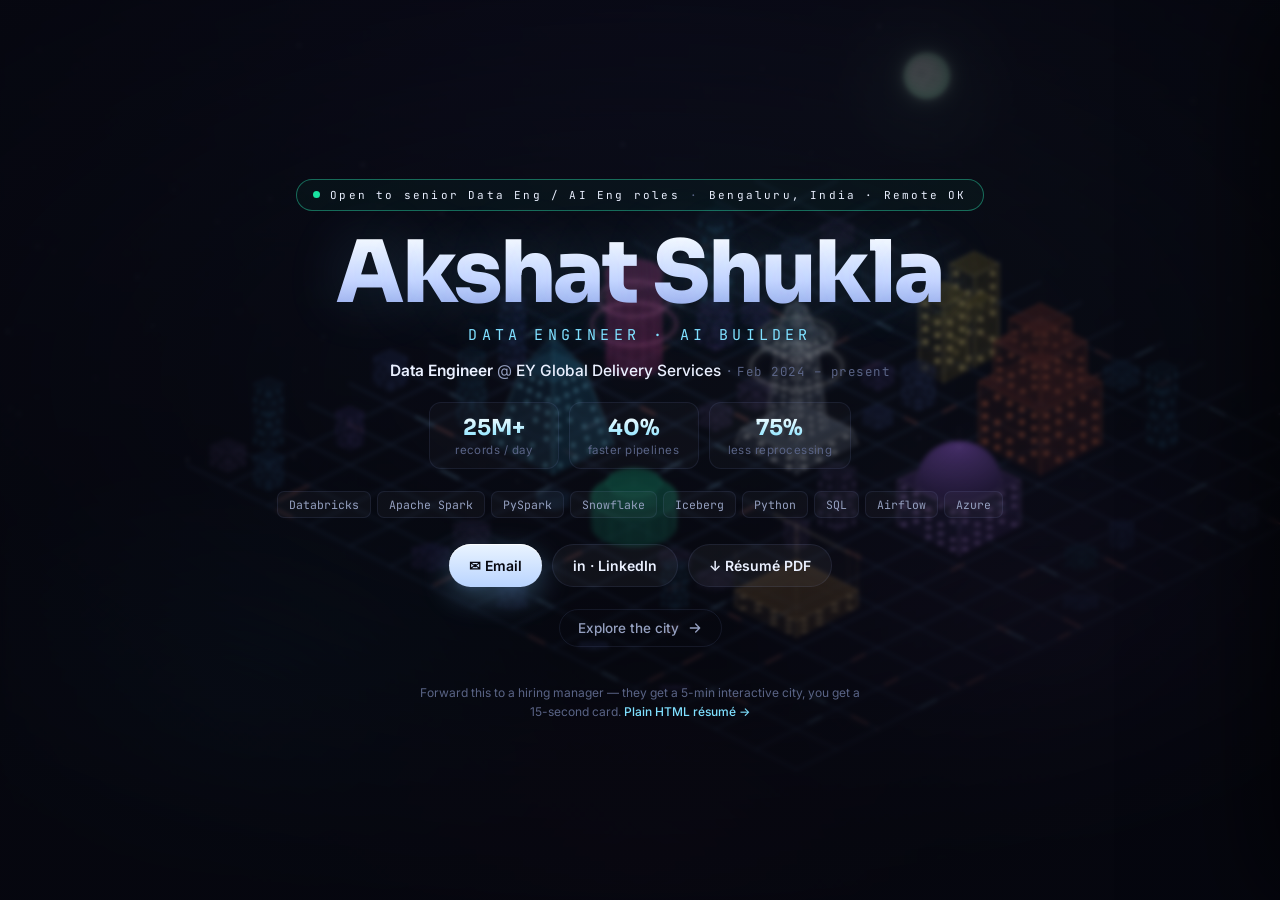
<file: index.html>
<!DOCTYPE html>
<html lang="en">
<head>
  <meta charset="UTF-8" />
  <meta name="viewport" content="width=device-width, initial-scale=1, viewport-fit=cover" />
  <title>Akshat Shukla — Data Engineer · AI Builder</title>
  <meta name="description" content="Building cities powered by data. An interactive data city portfolio — Databricks, Snowflake, AI agents, and the platforms in between." />
  <meta name="author" content="Akshat Shukla" />
  <meta name="theme-color" content="#06070f" />

  <!-- Open Graph (LinkedIn, Slack, iMessage previews) -->
  <meta property="og:type" content="website" />
  <meta property="og:site_name" content="Data City" />
  <meta property="og:title" content="Akshat Shukla — Data Engineer · AI Builder" />
  <meta property="og:description" content="Building cities powered by data. An interactive data-engineer portfolio rendered as a futuristic city." />
  <meta property="og:url" content="https://data-city.vercel.app/" />
  <meta property="og:image" content="https://data-city.vercel.app/assets/og.png" />
  <meta property="og:image:width" content="1200" />
  <meta property="og:image:height" content="630" />
  <meta property="og:image:alt" content="An isometric neon data city skyline above the name Akshat Shukla, Data Engineer · AI Builder." />

  <!-- Twitter / X cards -->
  <meta name="twitter:card" content="summary_large_image" />
  <meta name="twitter:title" content="Akshat Shukla — Data Engineer · AI Builder" />
  <meta name="twitter:description" content="Building cities powered by data. An interactive data-engineer portfolio rendered as a futuristic city." />
  <meta name="twitter:image" content="https://data-city.vercel.app/assets/og.png" />

  <link rel="icon" href="data:image/svg+xml,%3Csvg xmlns='http://www.w3.org/2000/svg' viewBox='0 0 16 16'%3E%3Crect width='12' height='12' x='2' y='2' rx='3' fill='%237fe0ff'/%3E%3C/svg%3E" />
  <link rel="canonical" href="https://data-city.vercel.app/" />
  <link rel="preconnect" href="https://fonts.googleapis.com" />
  <link rel="preconnect" href="https://fonts.gstatic.com" crossorigin />
  <link href="https://fonts.googleapis.com/css2?family=Inter:wght@400;500;600;700;800&family=Sora:wght@600;700;800&family=JetBrains+Mono:wght@400;500&display=swap" rel="stylesheet" />
  <link rel="stylesheet" href="css/styles.css" />

  <!-- Schema.org Person — surfaces rich data when recruiters Google the name -->
  <script type="application/ld+json">
  {
    "@context": "https://schema.org",
    "@type": "Person",
    "name": "Akshat Shukla",
    "jobTitle": "Data Engineer",
    "description": "Data Engineer at EY Global Delivery Services. Builds scalable ETL on Databricks, Apache Spark, and Snowflake — processing 25M+ records daily, with 40% faster pipelines and 75% less reprocessing via Apache Iceberg.",
    "email": "akshatshukla.work411@gmail.com",
    "url": "https://data-city.vercel.app/",
    "image": "https://data-city.vercel.app/assets/og.png",
    "sameAs": [
      "https://www.linkedin.com/in/akshatshukla411",
      "https://github.com/hacking-this"
    ],
    "address": {
      "@type": "PostalAddress",
      "addressLocality": "Bengaluru",
      "addressRegion": "Karnataka",
      "addressCountry": "IN"
    },
    "worksFor": { "@type": "Organization", "name": "EY Global Delivery Services" },
    "alumniOf": { "@type": "CollegeOrUniversity", "name": "Vellore Institute of Technology" },
    "knowsAbout": ["Databricks","Apache Spark","PySpark","Snowflake","Apache Iceberg","Delta Lake","Python","SQL","Apache Airflow","Azure","AWS","ETL","Data Warehousing","LLMs","MCP"],
    "hasCredential": [
      "Databricks Certified Data Engineer Professional",
      "Databricks Certified Data Engineer Associate",
      "Microsoft Certified: Azure AI Fundamentals (AI-900)",
      "Microsoft Certified: Azure Fundamentals (AZ-900)",
      "Microsoft Certified: GitHub Copilot (GH-300)"
    ]
  }
  </script>
</head>
<body>
  <!-- ambient backdrop -->
  <div class="bg-grad"></div>
  <div class="bg-glow"></div>

  <!-- the city canvas -->
  <canvas id="city" aria-label="Interactive data city"></canvas>

  <!-- hover tooltip -->
  <div id="tip" class="tip" role="status"></div>

  <!-- district rail -->
  <nav id="rail" class="rail" aria-label="Districts"></nav>
  <button id="rail-toggle" class="rail-toggle" aria-label="Toggle district panel" title="Hide / show districts">
    <svg class="chev" width="16" height="16" viewBox="0 0 24 24" fill="none">
      <path d="M15 6l-6 6 6 6" stroke="currentColor" stroke-width="2" stroke-linecap="round" stroke-linejoin="round"/>
    </svg>
  </button>

  <!-- Persistent "hire me" pill: visible after the hero is dismissed,
       so a hiring manager deep in the city is always one tap away from
       contacting Akshat. Hidden while a district panel is open. -->
  <aside id="hire" class="hire" aria-label="Contact">
    <button id="hire-toggle" class="hire-pill" aria-expanded="false" aria-controls="hire-menu">
      <span class="hire-dot"></span>
      <span class="hire-pill-label">Open to roles</span>
      <span class="hire-pill-sep">·</span>
      <span class="hire-pill-cta">Get in touch</span>
    </button>
    <div id="hire-menu" class="hire-menu" role="menu" aria-hidden="true"></div>
  </aside>

  <!-- ground hint -->
  <div class="ground-hint" aria-hidden="true">
    <span>Drag to explore · scroll to zoom · click a district</span>
  </div>

  <!-- hero overlay -->
  <!-- The hero IS the recruiter screening card. Everything a recruiter
       needs to forward this candidate is visible in <15s without a click.
       The cinematic city is the secondary CTA at the bottom. -->
  <section id="hero" class="hero">
    <div class="hero-inner">
      <div class="hero-eyebrow" id="hero-status">
        <span class="pulse-dot"></span>
        <span id="hero-status-text"></span>
        <span class="hero-eyebrow-sep">·</span>
        <span id="hero-location"></span>
      </div>

      <h1 id="hero-name" class="hero-name"></h1>
      <div id="hero-role" class="hero-role"></div>

      <div class="hero-current" id="hero-current"></div>

      <div class="hero-stats" id="hero-stats" aria-label="Impact metrics"></div>

      <div class="hero-stack" id="hero-stack" aria-label="Core stack"></div>

      <div class="hero-actions" id="hero-actions"></div>

      <button id="enter" class="enter-btn hero-secondary">
        <span>Explore the city</span>
        <svg width="16" height="16" viewBox="0 0 24 24" fill="none" aria-hidden="true">
          <path d="M5 12h14M13 6l6 6-6 6" stroke="currentColor" stroke-width="2" stroke-linecap="round" stroke-linejoin="round"/>
        </svg>
      </button>

      <div class="hero-foot">
        Forward this to a hiring manager — they get a 5-min interactive city,
        you get a 15-second card. <a class="hero-quiet-link" href="/resume">Plain HTML résumé →</a>
      </div>
    </div>
  </section>

  <!-- detail panel -->
  <div id="scrim" class="scrim"></div>
  <aside id="panel" class="panel" aria-label="District detail">
    <div id="panel-resize" class="panel-resize" role="separator"
         aria-orientation="vertical" aria-label="Resize panel"
         title="Drag to resize"></div>
    <button id="panel-close" class="panel-close" aria-label="Close">
      <svg width="20" height="20" viewBox="0 0 24 24" fill="none">
        <path d="M6 6l12 12M18 6L6 18" stroke="currentColor" stroke-width="2" stroke-linecap="round"/>
      </svg>
    </button>
    <div id="panel-body" class="panel-body"></div>
  </aside>

  <!-- contact strip -->
  <footer class="contact">
    <span class="contact-tag">Let's build something</span>
    <nav id="contact-links" class="contact-links"></nav>
  </footer>

  <!-- NIGHT.RADIO — corner ambient music widget -->
  <aside id="radio" class="radio" aria-label="Ambient music">
    <button id="radio-toggle" class="radio-pill" aria-expanded="false" aria-controls="radio-panel">
      <span class="radio-eq" aria-hidden="true"><i></i><i></i><i></i><i></i></span>
      <span class="radio-pill-label">
        <span class="radio-brand">NIGHT.RADIO</span>
        <span class="radio-freq" id="radio-freq"></span>
      </span>
    </button>
    <div id="radio-panel" class="radio-panel" role="region" aria-hidden="true">
      <div class="radio-head">
        <div>
          <div class="radio-brand-big">NIGHT.RADIO</div>
          <div class="radio-sub" id="radio-sub"></div>
        </div>
        <div class="radio-head-btns">
          <button id="radio-close" class="radio-close" aria-label="Hide radio">
            <svg width="14" height="14" viewBox="0 0 24 24" fill="none">
              <path d="M6 6l12 12M18 6L6 18" stroke="currentColor" stroke-width="2" stroke-linecap="round"/>
            </svg>
          </button>
        </div>
      </div>

      <!-- NIGHT DRIVE: a generated ambient synth track + the city subtly reacts -->
      <button id="night-drive" class="night-drive" aria-pressed="false">
        <span class="nd-eq" aria-hidden="true"><i></i><i></i><i></i><i></i><i></i></span>
        <span class="nd-label">
          <span class="nd-title">▶ NIGHT DRIVE</span>
          <span class="nd-sub">A live synth track · the city quietly breathes with it</span>
        </span>
      </button>

      <ul id="radio-picks" class="radio-picks"></ul>
      <div class="radio-divider"><span>or browse my real playlist</span></div>
      <div id="radio-player" class="radio-player">
        <p class="radio-hint">▸ Tap play below to listen.</p>
      </div>
      <p class="radio-foot">
        <span class="radio-foot-dot"></span>
        Night Drive is a synth track generated in-browser — truly audio-reactive.
      </p>
    </div>
  </aside>

  <script src="js/data.js"></script>
  <script src="js/audio.js"></script>
  <script src="js/city.js"></script>
  <script src="js/app.js"></script>
</body>
</html>
</file>
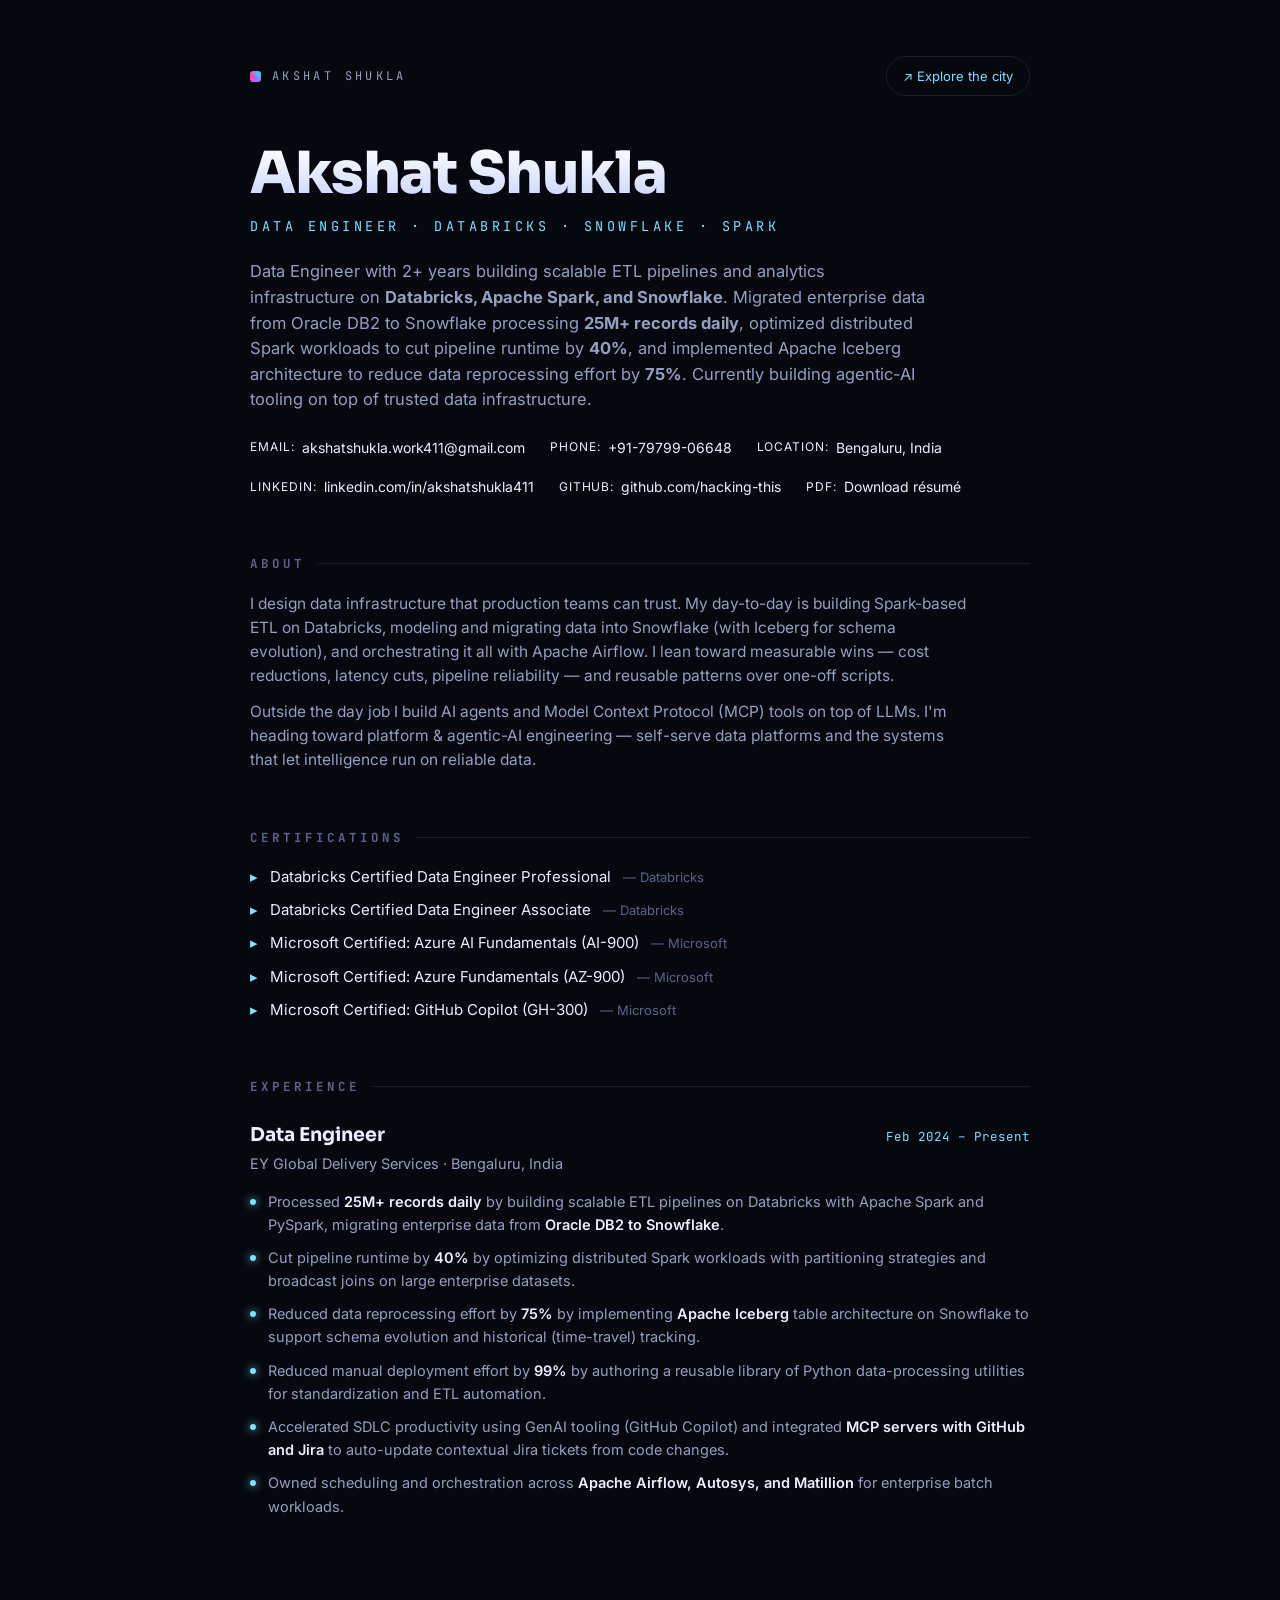
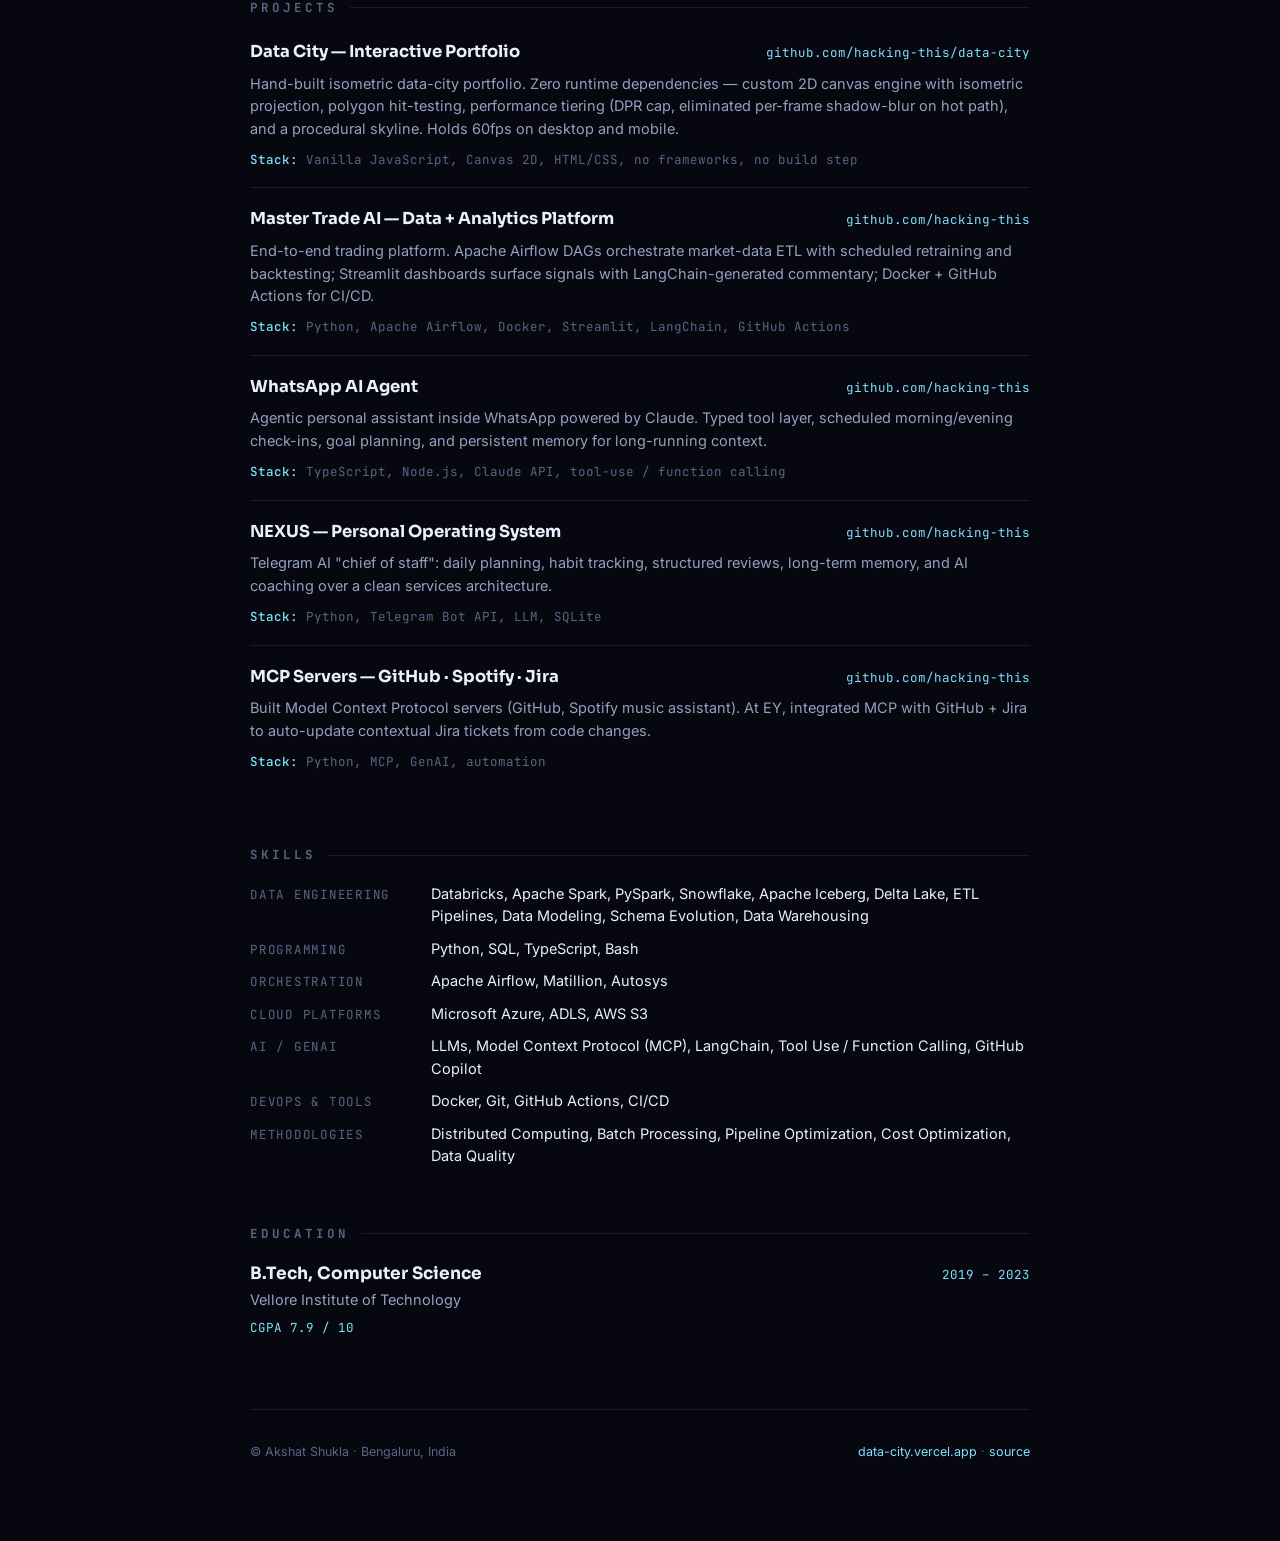
<file: resume.html>
<!DOCTYPE html>
<html lang="en">
<head>
  <meta charset="UTF-8" />
  <meta name="viewport" content="width=device-width, initial-scale=1.0" />
  <title>Akshat Shukla — Data Engineer | Databricks · Snowflake · Spark</title>
  <meta name="description" content="Akshat Shukla — Data Engineer at EY Global Delivery Services, Bengaluru. 2+ years building scalable ETL pipelines on Databricks, Apache Spark, and Snowflake. Processed 25M+ records daily; cut pipeline runtime 40% via partitioning and broadcast joins; reduced reprocessing 75% with Apache Iceberg." />
  <meta name="author" content="Akshat Shukla" />
  <meta name="robots" content="index, follow, max-image-preview:large" />
  <meta name="keywords" content="Data Engineer, Databricks, Apache Spark, PySpark, Snowflake, Apache Iceberg, Delta Lake, ETL, Python, SQL, Airflow, Azure, AWS, Bengaluru, India" />
  <meta name="theme-color" content="#06070f" />

  <meta property="og:type" content="profile" />
  <meta property="og:title" content="Akshat Shukla — Data Engineer · Databricks · Snowflake · Spark" />
  <meta property="og:description" content="Data Engineer at EY Global Delivery Services, Bengaluru. Databricks · Apache Spark · Snowflake · Apache Iceberg. The flat résumé view." />
  <meta property="og:url" content="https://data-city.vercel.app/resume" />
  <meta property="og:image" content="https://data-city.vercel.app/assets/og.png" />

  <meta name="twitter:card" content="summary_large_image" />
  <meta name="twitter:title" content="Akshat Shukla — Data Engineer" />
  <meta name="twitter:description" content="Databricks · Spark · Snowflake · Iceberg. The flat résumé view." />
  <meta name="twitter:image" content="https://data-city.vercel.app/assets/og.png" />

  <link rel="preconnect" href="https://fonts.googleapis.com" />
  <link rel="preconnect" href="https://fonts.gstatic.com" crossorigin />
  <link href="https://fonts.googleapis.com/css2?family=Inter:wght@400;500;600;700;800&family=Sora:wght@600;700;800&family=JetBrains+Mono:wght@400;500&display=swap" rel="stylesheet" />

  <!-- Structured data: Schema.org Person — ATS + SEO friendly -->
  <script type="application/ld+json">
  {
    "@context": "https://schema.org",
    "@type": "Person",
    "name": "Akshat Shukla",
    "jobTitle": "Data Engineer",
    "email": "akshatshukla.work411@gmail.com",
    "telephone": "+91-7979906648",
    "url": "https://data-city.vercel.app/resume",
    "image": "https://data-city.vercel.app/assets/og.png",
    "sameAs": [
      "https://www.linkedin.com/in/akshatshukla411",
      "https://github.com/hacking-this"
    ],
    "address": {
      "@type": "PostalAddress",
      "addressLocality": "Bengaluru",
      "addressRegion": "Karnataka",
      "addressCountry": "IN"
    },
    "worksFor": {
      "@type": "Organization",
      "name": "EY Global Delivery Services"
    },
    "alumniOf": {
      "@type": "CollegeOrUniversity",
      "name": "Vellore Institute of Technology",
      "department": "B.Tech, Computer Science"
    },
    "knowsAbout": [
      "Data Engineering","Databricks","Apache Spark","PySpark","Snowflake",
      "Apache Iceberg","Delta Lake","ETL","Data Warehousing","Python","SQL",
      "Apache Airflow","Azure","AWS","Docker","CI/CD","LLMs","MCP"
    ],
    "hasCredential": [
      "Databricks Certified Data Engineer Professional",
      "Databricks Certified Data Engineer Associate",
      "Microsoft Certified: Azure AI Fundamentals (AI-900)",
      "Microsoft Certified: Azure Fundamentals (AZ-900)",
      "Microsoft Certified: GitHub Copilot (GH-300)"
    ]
  }
  </script>

  <style>
    :root {
      --bg: #06070f;
      --ink: #eaf0ff;
      --ink-dim: #95a0c0;
      --ink-faint: #5a6486;
      --line: rgba(120, 140, 200, 0.16);
      --accent: #7fe0ff;
    }
    * { box-sizing: border-box; margin: 0; padding: 0; }
    html, body { background: var(--bg); color: var(--ink); }
    body {
      font-family: "Inter", system-ui, -apple-system, sans-serif;
      -webkit-font-smoothing: antialiased;
      line-height: 1.55;
      padding: 56px 24px 80px;
    }
    .wrap { max-width: 780px; margin: 0 auto; }

    /* nav */
    .nav { display: flex; justify-content: space-between; align-items: center; margin-bottom: 48px; }
    .brand { display: flex; align-items: center; gap: 11px; font-family: "JetBrains Mono", monospace; font-size: 12px; letter-spacing: 0.28em; color: var(--ink-dim); text-decoration: none; }
    .brand-mark { width: 11px; height: 11px; border-radius: 3px; background: conic-gradient(from 45deg, #39c6ff, #b06bff, #ff48b0, #39c6ff); }
    .nav-cta { font-size: 13px; color: var(--accent); text-decoration: none; border: 1px solid var(--line); padding: 9px 16px; border-radius: 100px; transition: all 0.2s ease; }
    .nav-cta:hover { color: var(--ink); border-color: color-mix(in srgb, var(--accent) 50%, transparent); }

    /* hero / header */
    h1 { font-family: "Sora", sans-serif; font-weight: 800; font-size: clamp(38px, 6.5vw, 58px); letter-spacing: -0.02em; line-height: 1.04; background: linear-gradient(180deg, #fff, #c8d4ff); -webkit-background-clip: text; background-clip: text; color: transparent; }
    .role { font-family: "JetBrains Mono", monospace; font-size: 13.5px; letter-spacing: 0.26em; text-transform: uppercase; color: var(--accent); margin: 12px 0 22px; }
    .summary { font-size: 16.5px; color: var(--ink-dim); max-width: 680px; }
    .contact-list { display: flex; flex-wrap: wrap; gap: 18px; margin-top: 24px; font-size: 14px; color: var(--ink-dim); }
    .contact-list a, .contact-list span { color: var(--ink); text-decoration: none; }
    .contact-list a:hover { color: var(--accent); }
    .contact-list li { list-style: none; display: inline-flex; align-items: center; gap: 7px; }
    .contact-list li:not(:last-child)::after { content: ""; }
    .contact-label { color: var(--ink-faint); font-size: 12px; text-transform: uppercase; letter-spacing: 0.08em; }

    /* sections */
    h2 { font-family: "JetBrains Mono", monospace; font-size: 12.5px; letter-spacing: 0.24em; text-transform: uppercase; color: var(--ink-faint); margin: 56px 0 18px; display: flex; align-items: center; gap: 12px; }
    h2::after { content: ""; flex: 1; height: 1px; background: var(--line); }

    .about p { font-size: 15.5px; color: var(--ink-dim); max-width: 720px; }
    .about p + p { margin-top: 12px; }

    /* certifications — listed early */
    .certs { display: flex; flex-direction: column; gap: 10px; }
    .certs li { list-style: none; font-size: 15px; color: var(--ink); display: flex; align-items: baseline; gap: 12px; }
    .certs li .cert-issuer { color: var(--ink-faint); font-size: 13px; }
    .certs li::before { content: "▸"; color: var(--accent); }

    /* experience */
    .job { padding: 24px 0; border-top: 1px solid var(--line); }
    .job:first-of-type { border-top: 0; padding-top: 6px; }
    .job-head { display: flex; justify-content: space-between; gap: 16px; flex-wrap: wrap; align-items: baseline; }
    .job-role { font-family: "Sora", sans-serif; font-size: 19px; font-weight: 700; }
    .job-org { color: var(--ink-dim); font-size: 14.5px; margin-top: 3px; }
    .job-period { font-family: "JetBrains Mono", monospace; font-size: 12.5px; color: var(--accent); white-space: nowrap; }
    .job-points { list-style: none; margin-top: 14px; display: flex; flex-direction: column; gap: 10px; }
    .job-points li { padding-left: 18px; position: relative; font-size: 14.5px; color: var(--ink-dim); line-height: 1.6; }
    .job-points li::before { content: ""; position: absolute; left: 0; top: 9px; width: 6px; height: 6px; border-radius: 50%; background: var(--accent); box-shadow: 0 0 8px var(--accent); }
    .job-points strong { color: var(--ink); font-weight: 600; }

    /* projects */
    .proj { padding: 18px 0; border-top: 1px solid var(--line); }
    .proj:first-of-type { border-top: 0; padding-top: 4px; }
    .proj-head { display: flex; justify-content: space-between; gap: 12px; flex-wrap: wrap; align-items: baseline; }
    .proj h3 { font-family: "Sora", sans-serif; font-size: 16.5px; font-weight: 700; }
    .proj p { font-size: 14.5px; color: var(--ink-dim); margin: 8px 0 10px; }
    .proj-stack { font-family: "JetBrains Mono", monospace; font-size: 12.5px; color: var(--ink-faint); }
    .proj-stack strong { color: var(--accent); font-weight: 500; }
    .proj-link { font-family: "JetBrains Mono", monospace; font-size: 12.5px; color: var(--accent); text-decoration: none; }
    .proj-link:hover { color: var(--ink); }

    /* skills — flat ATS-friendly text rows */
    .skills-list { display: flex; flex-direction: column; gap: 10px; }
    .skill-row { display: flex; gap: 16px; align-items: baseline; font-size: 14.5px; flex-wrap: wrap; }
    .skill-row .skill-key {
      flex-shrink: 0;
      width: 165px;
      font-family: "JetBrains Mono", monospace;
      font-size: 12.5px;
      color: var(--ink-faint);
      text-transform: uppercase;
      letter-spacing: 0.06em;
    }
    .skill-row .skill-val { color: var(--ink); flex: 1; min-width: 0; }

    /* education */
    .edu { display: flex; justify-content: space-between; gap: 18px; align-items: baseline; flex-wrap: wrap; }
    .edu-degree { font-family: "Sora", sans-serif; font-size: 17px; font-weight: 700; }
    .edu-school { color: var(--ink-dim); font-size: 14.5px; margin-top: 2px; }
    .edu-period { font-family: "JetBrains Mono", monospace; font-size: 12.5px; color: var(--accent); }
    .edu-note { font-family: "JetBrains Mono", monospace; font-size: 12.5px; color: var(--accent); margin-top: 6px; }

    footer { margin-top: 72px; padding-top: 32px; border-top: 1px solid var(--line); color: var(--ink-faint); font-size: 12.5px; display: flex; justify-content: space-between; gap: 18px; flex-wrap: wrap; }
    footer a { color: var(--accent); text-decoration: none; }
    footer a:hover { color: var(--ink); }

    /* print + ATS — clean black text on white for parsing */
    @media print {
      body { background: #fff; color: #000; padding: 24px; font-size: 11pt; line-height: 1.45; }
      .wrap { max-width: none; }
      .nav-cta, .nav { display: none; }
      h1 { color: #000; background: none; -webkit-text-fill-color: #000; font-size: 26pt; }
      .role { color: #000; font-size: 11pt; }
      .summary, .about p, .job-points li, .proj p, .edu-school, .job-org, footer { color: #222; }
      h2 { color: #000; margin: 22pt 0 8pt; font-size: 10.5pt; }
      h2::after { background: #999; }
      .job-period, .edu-period, .edu-note, .proj-link, .proj-stack strong { color: #000; }
      .job-points li::before, .certs li::before { background: #000; box-shadow: none; color: #000; }
      .skill-row .skill-key, .contact-label, .proj-stack { color: #444; }
      .skill-row .skill-val, .certs li, .contact-list a, .contact-list span { color: #000; }
      a[href]::after { content: " (" attr(href) ")"; font-size: 9pt; color: #555; }
      a[href^="mailto:"]::after, a[href^="tel:"]::after, a[href^="/"]::after, a[href*="data-city.vercel.app"]::after { content: ""; }
    }

    @media (max-width: 640px) {
      body { padding: 32px 18px 60px; }
      .skill-row .skill-key { width: 100%; }
    }
  </style>
</head>
<body>
  <div class="wrap">
    <nav class="nav" aria-label="Site">
      <a href="/" class="brand">
        <span class="brand-mark" aria-hidden="true"></span>
        <span>AKSHAT SHUKLA</span>
      </a>
      <a href="/" class="nav-cta">↗ Explore the city</a>
    </nav>

    <header>
      <h1>Akshat Shukla</h1>
      <div class="role">Data Engineer · Databricks · Snowflake · Spark</div>
      <p class="summary">Data Engineer with 2+ years building scalable ETL pipelines and analytics infrastructure on <strong>Databricks, Apache Spark, and Snowflake</strong>. Migrated enterprise data from Oracle DB2 to Snowflake processing <strong>25M+ records daily</strong>, optimized distributed Spark workloads to cut pipeline runtime by <strong>40%</strong>, and implemented Apache Iceberg architecture to reduce data reprocessing effort by <strong>75%</strong>. Currently building agentic-AI tooling on top of trusted data infrastructure.</p>

      <ul class="contact-list" aria-label="Contact">
        <li><span class="contact-label">Email:</span> <a href="mailto:akshatshukla.work411@gmail.com">akshatshukla.work411@gmail.com</a></li>
        <li><span class="contact-label">Phone:</span> <a href="tel:+917979906648">+91-79799-06648</a></li>
        <li><span class="contact-label">Location:</span> <span>Bengaluru, India</span></li>
        <li><span class="contact-label">LinkedIn:</span> <a href="https://www.linkedin.com/in/akshatshukla411" target="_blank" rel="noopener">linkedin.com/in/akshatshukla411</a></li>
        <li><span class="contact-label">GitHub:</span> <a href="https://github.com/hacking-this" target="_blank" rel="noopener">github.com/hacking-this</a></li>
        <li><span class="contact-label">PDF:</span> <a href="/assets/Akshat_Shukla_Resume.pdf" target="_blank">Download résumé</a></li>
      </ul>
    </header>

    <section class="about" aria-labelledby="about-h">
      <h2 id="about-h">About</h2>
      <p>I design data infrastructure that production teams can trust. My day-to-day is building Spark-based ETL on Databricks, modeling and migrating data into Snowflake (with Iceberg for schema evolution), and orchestrating it all with Apache Airflow. I lean toward measurable wins — cost reductions, latency cuts, pipeline reliability — and reusable patterns over one-off scripts.</p>
      <p>Outside the day job I build AI agents and Model Context Protocol (MCP) tools on top of LLMs. I'm heading toward platform &amp; agentic-AI engineering — self-serve data platforms and the systems that let intelligence run on reliable data.</p>
    </section>

    <section aria-labelledby="cert-h">
      <h2 id="cert-h">Certifications</h2>
      <ul class="certs">
        <li>Databricks Certified Data Engineer Professional <span class="cert-issuer">— Databricks</span></li>
        <li>Databricks Certified Data Engineer Associate <span class="cert-issuer">— Databricks</span></li>
        <li>Microsoft Certified: Azure AI Fundamentals (AI-900) <span class="cert-issuer">— Microsoft</span></li>
        <li>Microsoft Certified: Azure Fundamentals (AZ-900) <span class="cert-issuer">— Microsoft</span></li>
        <li>Microsoft Certified: GitHub Copilot (GH-300) <span class="cert-issuer">— Microsoft</span></li>
      </ul>
    </section>

    <section aria-labelledby="exp-h">
      <h2 id="exp-h">Experience</h2>
      <article class="job">
        <div class="job-head">
          <div>
            <div class="job-role">Data Engineer</div>
            <div class="job-org">EY Global Delivery Services · Bengaluru, India</div>
          </div>
          <div class="job-period">Feb 2024 – Present</div>
        </div>
        <ul class="job-points">
          <li>Processed <strong>25M+ records daily</strong> by building scalable ETL pipelines on Databricks with Apache Spark and PySpark, migrating enterprise data from <strong>Oracle DB2 to Snowflake</strong>.</li>
          <li>Cut pipeline runtime by <strong>40%</strong> by optimizing distributed Spark workloads with partitioning strategies and broadcast joins on large enterprise datasets.</li>
          <li>Reduced data reprocessing effort by <strong>75%</strong> by implementing <strong>Apache Iceberg</strong> table architecture on Snowflake to support schema evolution and historical (time-travel) tracking.</li>
          <li>Reduced manual deployment effort by <strong>99%</strong> by authoring a reusable library of Python data-processing utilities for standardization and ETL automation.</li>
          <li>Accelerated SDLC productivity using GenAI tooling (GitHub Copilot) and integrated <strong>MCP servers with GitHub and Jira</strong> to auto-update contextual Jira tickets from code changes.</li>
          <li>Owned scheduling and orchestration across <strong>Apache Airflow, Autosys, and Matillion</strong> for enterprise batch workloads.</li>
        </ul>
      </article>
    </section>

    <section aria-labelledby="proj-h">
      <h2 id="proj-h">Projects</h2>

      <article class="proj">
        <div class="proj-head">
          <h3>Data City — Interactive Portfolio</h3>
          <a class="proj-link" href="https://github.com/hacking-this/data-city" target="_blank" rel="noopener">github.com/hacking-this/data-city</a>
        </div>
        <p>Hand-built isometric data-city portfolio. Zero runtime dependencies — custom 2D canvas engine with isometric projection, polygon hit-testing, performance tiering (DPR cap, eliminated per-frame shadow-blur on hot path), and a procedural skyline. Holds 60fps on desktop and mobile.</p>
        <div class="proj-stack"><strong>Stack:</strong> Vanilla JavaScript, Canvas 2D, HTML/CSS, no frameworks, no build step</div>
      </article>

      <article class="proj">
        <div class="proj-head">
          <h3>Master Trade AI — Data + Analytics Platform</h3>
          <a class="proj-link" href="https://github.com/hacking-this" target="_blank" rel="noopener">github.com/hacking-this</a>
        </div>
        <p>End-to-end trading platform. Apache Airflow DAGs orchestrate market-data ETL with scheduled retraining and backtesting; Streamlit dashboards surface signals with LangChain-generated commentary; Docker + GitHub Actions for CI/CD.</p>
        <div class="proj-stack"><strong>Stack:</strong> Python, Apache Airflow, Docker, Streamlit, LangChain, GitHub Actions</div>
      </article>

      <article class="proj">
        <div class="proj-head">
          <h3>WhatsApp AI Agent</h3>
          <a class="proj-link" href="https://github.com/hacking-this" target="_blank" rel="noopener">github.com/hacking-this</a>
        </div>
        <p>Agentic personal assistant inside WhatsApp powered by Claude. Typed tool layer, scheduled morning/evening check-ins, goal planning, and persistent memory for long-running context.</p>
        <div class="proj-stack"><strong>Stack:</strong> TypeScript, Node.js, Claude API, tool-use / function calling</div>
      </article>

      <article class="proj">
        <div class="proj-head">
          <h3>NEXUS — Personal Operating System</h3>
          <a class="proj-link" href="https://github.com/hacking-this" target="_blank" rel="noopener">github.com/hacking-this</a>
        </div>
        <p>Telegram AI "chief of staff": daily planning, habit tracking, structured reviews, long-term memory, and AI coaching over a clean services architecture.</p>
        <div class="proj-stack"><strong>Stack:</strong> Python, Telegram Bot API, LLM, SQLite</div>
      </article>

      <article class="proj">
        <div class="proj-head">
          <h3>MCP Servers — GitHub · Spotify · Jira</h3>
          <a class="proj-link" href="https://github.com/hacking-this" target="_blank" rel="noopener">github.com/hacking-this</a>
        </div>
        <p>Built Model Context Protocol servers (GitHub, Spotify music assistant). At EY, integrated MCP with GitHub + Jira to auto-update contextual Jira tickets from code changes.</p>
        <div class="proj-stack"><strong>Stack:</strong> Python, MCP, GenAI, automation</div>
      </article>
    </section>

    <section aria-labelledby="skills-h">
      <h2 id="skills-h">Skills</h2>
      <div class="skills-list">
        <div class="skill-row"><div class="skill-key">Data Engineering</div><div class="skill-val">Databricks, Apache Spark, PySpark, Snowflake, Apache Iceberg, Delta Lake, ETL Pipelines, Data Modeling, Schema Evolution, Data Warehousing</div></div>
        <div class="skill-row"><div class="skill-key">Programming</div><div class="skill-val">Python, SQL, TypeScript, Bash</div></div>
        <div class="skill-row"><div class="skill-key">Orchestration</div><div class="skill-val">Apache Airflow, Matillion, Autosys</div></div>
        <div class="skill-row"><div class="skill-key">Cloud Platforms</div><div class="skill-val">Microsoft Azure, ADLS, AWS S3</div></div>
        <div class="skill-row"><div class="skill-key">AI / GenAI</div><div class="skill-val">LLMs, Model Context Protocol (MCP), LangChain, Tool Use / Function Calling, GitHub Copilot</div></div>
        <div class="skill-row"><div class="skill-key">DevOps &amp; Tools</div><div class="skill-val">Docker, Git, GitHub Actions, CI/CD</div></div>
        <div class="skill-row"><div class="skill-key">Methodologies</div><div class="skill-val">Distributed Computing, Batch Processing, Pipeline Optimization, Cost Optimization, Data Quality</div></div>
      </div>
    </section>

    <section aria-labelledby="edu-h">
      <h2 id="edu-h">Education</h2>
      <div class="edu">
        <div>
          <div class="edu-degree">B.Tech, Computer Science</div>
          <div class="edu-school">Vellore Institute of Technology</div>
          <div class="edu-note">CGPA 7.9 / 10</div>
        </div>
        <div class="edu-period">2019 – 2023</div>
      </div>
    </section>

    <footer>
      <div>© Akshat Shukla · Bengaluru, India</div>
      <div>
        <a href="/">data-city.vercel.app</a>
        · <a href="https://github.com/hacking-this/data-city" target="_blank" rel="noopener">source</a>
      </div>
    </footer>
  </div>
</body>
</html>
</file>
<file: css/styles.css>
/* =====================================================================
   DATA CITY — premium dark cyberpunk theme
   ===================================================================== */
:root {
  --bg: #06070f;
  --bg-2: #0a0c1a;
  --ink: #eaf0ff;
  --ink-dim: #95a0c0;
  --ink-faint: #5a6486;
  --line: rgba(120, 140, 200, 0.12);
  --glass: rgba(14, 17, 34, 0.66);
  --accent: #39c6ff;
  --glow: #7fe0ff;
  --ease: cubic-bezier(0.22, 1, 0.36, 1);
}

* { box-sizing: border-box; margin: 0; padding: 0; }
html, body { height: 100%; }
body {
  background: var(--bg);
  color: var(--ink);
  font-family: "Inter", system-ui, -apple-system, sans-serif;
  overflow: hidden;
  -webkit-font-smoothing: antialiased;
  text-rendering: optimizeLegibility;
}

/* ---- ambient backdrop ------------------------------------------------ */
.bg-grad {
  position: fixed; inset: 0; z-index: 0;
  background:
    radial-gradient(120% 80% at 50% -10%, #141033 0%, #0a0c1a 45%, #06070f 100%);
}
.bg-glow {
  position: fixed; inset: 0; z-index: 0; pointer-events: none;
  background:
    radial-gradient(40% 40% at 18% 78%, rgba(57,198,255,0.10), transparent 70%),
    radial-gradient(38% 38% at 82% 70%, rgba(176,107,255,0.10), transparent 70%),
    radial-gradient(34% 34% at 50% 96%, rgba(255,72,176,0.08), transparent 70%);
  filter: blur(8px);
}

#city {
  position: fixed; inset: 0; z-index: 1;
  width: 100%; height: 100%;
  display: block;
  touch-action: none;
}

/* ---- top bar --------------------------------------------------------- */
.topbar {
  position: fixed; top: 0; left: 0; right: 0; z-index: 30;
  display: flex; align-items: center; justify-content: space-between;
  padding: 22px 30px;
  pointer-events: none;
}
.brand { display: flex; align-items: center; gap: 12px; }
.brand-mark {
  width: 12px; height: 12px; border-radius: 3px;
  background: conic-gradient(from 45deg, #39c6ff, #b06bff, #ff48b0, #39c6ff);
  box-shadow: 0 0 16px rgba(127,224,255,0.7);
}
.brand-name {
  font-family: "JetBrains Mono", monospace;
  font-size: 12px; letter-spacing: 0.28em; color: var(--ink-dim);
}
.topbar-meta {
  font-family: "JetBrains Mono", monospace;
  font-size: 11px; letter-spacing: 0.22em; color: var(--ink-faint);
}

/* ---- district rail --------------------------------------------------- */
.rail {
  position: fixed; left: 24px; top: 50%; z-index: 25;
  transform: translateY(-50%);
  display: flex; flex-direction: column; gap: 4px;
  padding: 10px;
  background: var(--glass);
  backdrop-filter: blur(18px) saturate(140%);
  border: 1px solid var(--line);
  border-radius: 16px;
  opacity: 0; pointer-events: none;
  transition: opacity 0.6s var(--ease) 0.2s, transform 0.6s var(--ease);
}
body.entered .rail { opacity: 1; pointer-events: auto; }
.rail-item {
  --accent: #39c6ff;
  display: flex; align-items: center; gap: 11px;
  background: transparent; border: 0; cursor: pointer;
  padding: 9px 14px 9px 11px; border-radius: 11px;
  color: var(--ink-dim); font-size: 13px; font-weight: 500;
  width: 100%; text-align: left;
  transition: background 0.25s, color 0.25s;
}
.rail-item .dot {
  width: 8px; height: 8px; border-radius: 50%;
  background: var(--accent);
  box-shadow: 0 0 10px var(--accent);
  flex-shrink: 0;
}
.rail-item:hover { background: rgba(255,255,255,0.05); color: var(--ink); }
.rail-label { white-space: nowrap; }

/* rail collapse toggle */
.rail-toggle {
  position: fixed; top: 50%; left: 290px; z-index: 26;
  transform: translateY(-50%);
  width: 30px; height: 50px; border-radius: 12px;
  display: grid; place-items: center; cursor: pointer;
  background: var(--glass); backdrop-filter: blur(18px) saturate(140%);
  border: 1px solid var(--line); color: var(--ink-dim);
  opacity: 0; pointer-events: none;
  transition: left 0.5s var(--ease), opacity 0.6s var(--ease) 0.2s, color 0.25s, background 0.25s;
}
.rail-toggle:hover { color: var(--ink); background: rgba(255,255,255,0.06); }
.rail-toggle .chev { transition: transform 0.5s var(--ease); }
body.entered .rail-toggle { opacity: 1; pointer-events: auto; }
body.rail-collapsed .rail { transform: translateY(-50%) translateX(-130%); pointer-events: none; }
body.rail-collapsed .rail-toggle { left: 16px; }
body.rail-collapsed .rail-toggle .chev { transform: rotate(180deg); }
body.panel-open .rail-toggle { opacity: 0; pointer-events: none; }

/* ---- hover tooltip --------------------------------------------------- */
.tip {
  position: fixed; z-index: 28; pointer-events: none;
  transform: translate(-50%, calc(-100% - 22px));
  display: flex; flex-direction: column; gap: 3px;
  min-width: 200px; max-width: 260px;
  padding: 13px 15px;
  background: var(--glass);
  backdrop-filter: blur(20px) saturate(150%);
  border: 1px solid var(--line);
  border-radius: 14px;
  box-shadow: 0 18px 50px rgba(0,0,0,0.55);
  opacity: 0; scale: 0.95;
  transition: opacity 0.18s var(--ease), scale 0.18s var(--ease);
}
.tip.show { opacity: 1; scale: 1; }
.tip-kicker { font-family: "JetBrains Mono", monospace; font-size: 10px; letter-spacing: 0.18em; text-transform: uppercase; }
.tip-name { font-family: "Sora", sans-serif; font-size: 16px; font-weight: 700; }
.tip-desc { font-size: 12px; color: var(--ink-dim); line-height: 1.45; margin-top: 2px; }
.tip-hint { font-size: 11px; color: var(--ink-faint); margin-top: 6px; }

/* ---- ground hint ----------------------------------------------------- */
.ground-hint {
  position: fixed; bottom: 26px; left: 30px; z-index: 20;
  font-family: "JetBrains Mono", monospace;
  font-size: 11px; letter-spacing: 0.14em; color: var(--ink-faint);
  opacity: 0; transition: opacity 0.8s var(--ease) 0.5s;
}
body.entered .ground-hint { opacity: 1; }
body.panel-open .ground-hint { opacity: 0; }

/* ---- hero ------------------------------------------------------------ */
.hero {
  position: fixed; inset: 0; z-index: 40;
  display: grid; place-items: center;
  padding: 24px;
  background: radial-gradient(80% 60% at 50% 42%, rgba(6,7,15,0.35) 0%, rgba(6,7,15,0.78) 70%, rgba(6,7,15,0.92) 100%);
  backdrop-filter: blur(2px);
  transition: opacity 1s var(--ease), backdrop-filter 1s var(--ease);
}
.hero.dismiss { opacity: 0; backdrop-filter: blur(0); pointer-events: none; }
.hero-inner {
  text-align: center; max-width: 780px; width: 100%;
  animation: heroIn 0.9s var(--ease) both;
}
@keyframes heroIn { from { opacity: 0; transform: translateY(16px); } to { opacity: 1; transform: none; } }

/* Status chip (eyebrow): "Open to roles · Bengaluru · Remote OK" */
.hero-eyebrow {
  display: inline-flex; align-items: center; gap: 10px; flex-wrap: wrap; justify-content: center;
  font-family: "JetBrains Mono", monospace;
  font-size: 11px; letter-spacing: 0.2em; color: var(--ink);
  padding: 8px 16px; border: 1px solid color-mix(in srgb, #19e3a0 38%, var(--line));
  border-radius: 100px; background: rgba(25,227,160,0.04);
}
.hero-eyebrow-sep { color: var(--ink-faint); }
.pulse-dot {
  width: 7px; height: 7px; border-radius: 50%; background: #19e3a0;
  box-shadow: 0 0 0 0 rgba(25,227,160,0.6); animation: pulse 2s infinite;
}
@keyframes pulse {
  0% { box-shadow: 0 0 0 0 rgba(25,227,160,0.55); }
  70% { box-shadow: 0 0 0 9px rgba(25,227,160,0); }
  100% { box-shadow: 0 0 0 0 rgba(25,227,160,0); }
}

.hero-name {
  font-family: "Sora", sans-serif; font-weight: 800;
  font-size: clamp(40px, 8vw, 86px);
  line-height: 0.98; letter-spacing: -0.03em;
  margin: 20px 0 10px;
  background: linear-gradient(180deg, #ffffff 0%, #c8d4ff 60%, #8ea2e6 100%);
  -webkit-background-clip: text; background-clip: text; color: transparent;
  text-shadow: 0 0 60px rgba(127,224,255,0.18);
}
.hero-role {
  font-family: "JetBrains Mono", monospace;
  font-size: clamp(12px, 1.6vw, 15px); letter-spacing: 0.28em;
  color: var(--glow); text-transform: uppercase;
  text-shadow: 0 0 22px rgba(127,224,255,0.4);
}

/* "Data Engineer @ EY Global Delivery Services · Feb 2024 – present" */
.hero-current {
  margin-top: 16px; font-size: clamp(13.5px, 1.8vw, 15.5px); color: var(--ink-dim);
}
.hero-current-role { color: var(--ink); font-weight: 600; }
.hero-current-org { color: var(--ink); font-weight: 500; }
.hero-current-sep { color: var(--ink-faint); margin: 0 2px; }
.hero-current-period { font-family: "JetBrains Mono", monospace; font-size: 12.5px; color: var(--ink-faint); letter-spacing: 0.04em; }

/* Impact stats: 25M+/day, 40%, 75% */
.hero-stats {
  display: flex; justify-content: center; gap: 10px; margin-top: 22px; flex-wrap: wrap;
}
.hero-stat {
  padding: 11px 18px; border-radius: 12px; min-width: 130px;
  background: rgba(255,255,255,0.025); border: 1px solid var(--line);
}
.hero-stat-v {
  font-family: "Sora", sans-serif; font-weight: 700; font-size: 22px;
  background: linear-gradient(180deg, #fff, #7fe0ff);
  -webkit-background-clip: text; background-clip: text; color: transparent;
}
.hero-stat-k { font-size: 11.5px; color: var(--ink-faint); margin-top: 2px; letter-spacing: 0.04em; }

/* Stack chips: Databricks · Spark · ... */
.hero-stack {
  display: flex; flex-wrap: wrap; justify-content: center; gap: 6px;
  margin-top: 22px;
}
.hero-tech {
  font-family: "JetBrains Mono", monospace; font-size: 11.5px; color: var(--ink-dim);
  padding: 5px 11px; border-radius: 7px;
  background: rgba(255,255,255,0.03); border: 1px solid var(--line);
}

/* Primary CTAs: Email · LinkedIn · Résumé */
.hero-actions {
  display: flex; flex-wrap: wrap; justify-content: center; gap: 10px; margin-top: 26px;
}
.hero-action {
  display: inline-flex; align-items: center; gap: 8px;
  font-family: "Inter", sans-serif; font-size: 14px; font-weight: 600;
  text-decoration: none; cursor: pointer;
  padding: 12px 20px; border-radius: 100px;
  color: var(--ink); background: rgba(255,255,255,0.045); border: 1px solid var(--line);
  transition: transform 0.2s var(--ease), border-color 0.2s var(--ease), background 0.2s var(--ease);
}
.hero-action:hover {
  transform: translateY(-1px);
  border-color: color-mix(in srgb, var(--glow) 55%, transparent);
  background: rgba(255,255,255,0.07);
}
.hero-action.is-primary {
  color: #06070f; background: linear-gradient(180deg, #eaf4ff, #b9d4ff); border: 0;
  box-shadow: 0 10px 30px rgba(127,200,255,0.32), inset 0 1px 0 rgba(255,255,255,0.8);
}
.hero-action.is-primary:hover {
  box-shadow: 0 14px 40px rgba(127,200,255,0.5), inset 0 1px 0 rgba(255,255,255,0.8);
}

/* Secondary CTA: explore the city — quieter than the contact actions */
.enter-btn.hero-secondary {
  margin-top: 22px;
  display: inline-flex; align-items: center; gap: 8px;
  font-family: "Inter", sans-serif; font-size: 13.5px; font-weight: 500;
  color: var(--ink-dim); cursor: pointer;
  padding: 10px 18px; border: 1px solid var(--line); border-radius: 100px;
  background: transparent; box-shadow: none;
  transition: color 0.2s var(--ease), border-color 0.2s var(--ease), background 0.2s var(--ease);
}
.enter-btn.hero-secondary:hover {
  color: var(--ink);
  border-color: color-mix(in srgb, var(--glow) 50%, transparent);
  background: rgba(255,255,255,0.03);
  transform: none;
}
.enter-btn.hero-secondary svg { transition: transform 0.2s var(--ease); }
.enter-btn.hero-secondary:hover svg { transform: translateX(3px); }

.hero-foot {
  margin-top: 36px; font-size: 12px; color: var(--ink-faint);
  line-height: 1.6; max-width: 440px; margin-left: auto; margin-right: auto;
}
.hero-quiet-link {
  color: var(--glow); text-decoration: none; font-weight: 500;
  transition: color 0.2s;
}
.hero-quiet-link:hover { color: #fff; }

@media (max-width: 540px) {
  .hero-name { font-size: clamp(36px, 12vw, 56px); margin-top: 18px; }
  .hero-stats { gap: 6px; }
  .hero-stat { padding: 9px 12px; min-width: 0; flex: 1 1 90px; }
  .hero-stat-v { font-size: 18px; }
  .hero-current { font-size: 12.5px; }
  .hero-action { font-size: 13px; padding: 10px 16px; }
  .hero-foot { font-size: 11px; margin-top: 28px; }
}

/* ---- scrim ----------------------------------------------------------- */
.scrim {
  position: fixed; inset: 0; z-index: 44;
  background: rgba(4,5,12,0.5);
  backdrop-filter: blur(3px);
  opacity: 0; pointer-events: none;
  transition: opacity 0.5s var(--ease);
}
.scrim.show { opacity: 1; pointer-events: auto; }

/* ---- detail panel ---------------------------------------------------- */
.panel {
  position: fixed; top: 0; right: 0; bottom: 0; z-index: 46;
  width: var(--panel-w, min(560px, 94vw));
  background: linear-gradient(180deg, rgba(13,16,33,0.96), rgba(8,10,22,0.98));
  backdrop-filter: blur(26px) saturate(150%);
  border-left: 1px solid var(--line);
  box-shadow: -40px 0 100px rgba(0,0,0,0.6);
  transform: translateX(104%);
  transition: transform 0.66s var(--ease);
  display: flex; flex-direction: column;
}
/* skip the slide transition while the user is actively dragging the edge */
body.panel-resizing .panel { transition: none; }
.panel::before {
  content: ""; position: absolute; top: 0; left: 0; right: 0; height: 3px;
  background: linear-gradient(90deg, transparent, var(--accent), transparent);
  box-shadow: 0 0 24px var(--glow);
}
.panel.open { transform: none; }

/* resize handle on the left edge of the panel */
.panel-resize {
  position: absolute; top: 0; left: -4px; bottom: 0; width: 10px;
  cursor: col-resize; z-index: 2;
  background: transparent;
  touch-action: none; /* let our pointer drag claim it on touch */
  transition: background 0.2s var(--ease);
}
/* a faint guideline that fades in on hover/drag */
.panel-resize::after {
  content: ""; position: absolute; top: 28%; bottom: 28%; left: 50%;
  width: 2px; transform: translateX(-50%); border-radius: 2px;
  background: var(--accent);
  opacity: 0; transition: opacity 0.2s var(--ease), box-shadow 0.2s var(--ease);
}
.panel-resize:hover::after,
body.panel-resizing .panel-resize::after {
  opacity: 0.7; box-shadow: 0 0 14px color-mix(in srgb, var(--accent) 55%, transparent);
}
body.panel-resizing { cursor: col-resize; user-select: none; }
.panel-close {
  position: absolute; top: 20px; right: 20px; z-index: 2;
  width: 40px; height: 40px; border-radius: 50%;
  display: grid; place-items: center; cursor: pointer;
  background: rgba(255,255,255,0.05); border: 1px solid var(--line);
  color: var(--ink-dim); transition: all 0.25s var(--ease);
}
.panel-close:hover { background: rgba(255,255,255,0.1); color: var(--ink); transform: rotate(90deg); }

.panel-body { overflow-y: auto; padding: 56px 44px 40px; scrollbar-width: thin; }
.panel-body::-webkit-scrollbar { width: 8px; }
.panel-body::-webkit-scrollbar-thumb { background: rgba(255,255,255,0.08); border-radius: 8px; }

.panel-head { padding-bottom: 8px; }
.panel-kicker {
  font-family: "JetBrains Mono", monospace; font-size: 12px;
  letter-spacing: 0.24em; text-transform: uppercase; color: var(--accent);
  text-shadow: 0 0 18px var(--glow);
}
.panel-title {
  font-family: "Sora", sans-serif; font-weight: 800;
  font-size: clamp(30px, 5vw, 42px); line-height: 1.04; letter-spacing: -0.02em;
  margin: 12px 0 16px;
}
.panel-lede { color: var(--ink-dim); font-size: 15.5px; line-height: 1.62; }

.stats { display: flex; gap: 10px; margin-top: 26px; }
.stat {
  flex: 1; padding: 16px 14px; border-radius: 14px;
  background: rgba(255,255,255,0.025); border: 1px solid var(--line);
  text-align: center;
}
.stat-v {
  font-family: "Sora", sans-serif; font-weight: 700; font-size: 24px;
  color: var(--ink);
  background: linear-gradient(180deg, var(--glow), var(--accent));
  -webkit-background-clip: text; background-clip: text; color: transparent;
}
.stat-k { font-size: 11px; color: var(--ink-faint); margin-top: 5px; letter-spacing: 0.04em; }

/* ---- under-construction (future district) ---- */
.wip-badge {
  display: inline-flex; align-items: center; gap: 8px; margin-top: 14px;
  font-family: "JetBrains Mono", monospace; font-size: 11px; letter-spacing: 0.16em;
  text-transform: uppercase; color: var(--glow);
  padding: 7px 14px; border-radius: 100px;
  background: color-mix(in srgb, var(--accent) 12%, transparent);
  border: 1px solid color-mix(in srgb, var(--accent) 40%, transparent);
}
.wip-dot {
  width: 8px; height: 8px; border-radius: 2px; background: var(--accent);
  box-shadow: 0 0 10px var(--accent); animation: wipBlink 1.4s steps(1) infinite;
}
@keyframes wipBlink { 0%,50% { opacity: 1; } 51%,100% { opacity: 0.25; } }

.roadmap { display: flex; flex-direction: column; gap: 16px; }
.rm-item { display: flex; gap: 14px; align-items: flex-start; }
.rm-marker {
  flex-shrink: 0; margin-top: 5px; width: 11px; height: 11px;
  border-radius: 3px; border: 2px solid var(--accent);
  background: color-mix(in srgb, var(--accent) 22%, transparent);
  box-shadow: 0 0 10px color-mix(in srgb, var(--accent) 50%, transparent);
}
.rm-title { font-family: "Sora", sans-serif; font-size: 15.5px; font-weight: 700; }
.rm-desc { font-size: 13.5px; color: var(--ink-dim); line-height: 1.55; margin-top: 4px; }

.dot-wip { border-radius: 2px; animation: wipBlink 1.4s steps(1) infinite; }
.rail-soon {
  margin-left: auto; font-family: "JetBrains Mono", monospace; font-size: 9px;
  letter-spacing: 0.14em; color: var(--accent); padding: 2px 6px; border-radius: 5px;
  border: 1px solid color-mix(in srgb, var(--accent) 45%, transparent);
}

.block { margin-top: 38px; }
.block-title {
  font-family: "JetBrains Mono", monospace; font-size: 12px;
  letter-spacing: 0.2em; text-transform: uppercase; color: var(--ink-faint);
  margin-bottom: 16px; display: flex; align-items: center; gap: 10px;
}
.block-title::after { content: ""; flex: 1; height: 1px; background: var(--line); }

.xp {
  padding: 18px 20px; border-radius: 16px; margin-bottom: 12px;
  background: rgba(255,255,255,0.022); border: 1px solid var(--line);
  border-left: 2px solid color-mix(in srgb, var(--accent) 70%, transparent);
}
.xp-head { display: flex; justify-content: space-between; align-items: baseline; gap: 12px; }
.xp-role { font-family: "Sora", sans-serif; font-size: 16px; font-weight: 700; }
.xp-org { font-size: 13px; color: var(--ink-dim); margin-top: 2px; }
.xp-period {
  font-family: "JetBrains Mono", monospace; font-size: 11px;
  color: var(--glow); white-space: nowrap; letter-spacing: 0.04em;
}
.xp-points { list-style: none; margin-top: 12px; display: flex; flex-direction: column; gap: 8px; }
.xp-points li {
  position: relative; padding-left: 16px; font-size: 13.5px;
  color: var(--ink-dim); line-height: 1.55;
}
.xp-points li::before {
  content: ""; position: absolute; left: 0; top: 8px;
  width: 5px; height: 5px; border-radius: 50%;
  background: var(--accent); box-shadow: 0 0 8px var(--glow);
}
.xp-note { margin-top: 8px; font-size: 13px; color: var(--glow); font-family: "JetBrains Mono", monospace; }

.projects { display: flex; flex-direction: column; gap: 14px; }
.project {
  padding: 20px; border-radius: 16px;
  background: rgba(255,255,255,0.022);
  border: 1px solid var(--line);
  transition: border-color 0.3s var(--ease), transform 0.3s var(--ease), background 0.3s var(--ease);
}
.project:hover {
  border-color: color-mix(in srgb, var(--accent) 50%, transparent);
  background: rgba(255,255,255,0.04);
  transform: translateY(-2px);
}
.project h4 { font-family: "Sora", sans-serif; font-size: 17px; font-weight: 700; }
.project p { color: var(--ink-dim); font-size: 14px; line-height: 1.6; margin: 9px 0 14px; }
.tags { display: flex; flex-wrap: wrap; gap: 7px; }
.tag {
  font-family: "JetBrains Mono", monospace; font-size: 11px;
  padding: 5px 10px; border-radius: 7px; color: var(--glow);
  background: color-mix(in srgb, var(--accent) 12%, transparent);
  border: 1px solid color-mix(in srgb, var(--accent) 28%, transparent);
}

.skill-grid { display: grid; grid-template-columns: 1fr 1fr; gap: 16px; }
.skill-group-name { font-size: 12px; color: var(--ink-faint); margin-bottom: 9px; letter-spacing: 0.04em; }
.chips { display: flex; flex-wrap: wrap; gap: 7px; }
.chip {
  font-size: 12.5px; padding: 6px 11px; border-radius: 8px;
  background: rgba(255,255,255,0.04); border: 1px solid var(--line); color: var(--ink);
  transition: all 0.25s var(--ease);
}
.chip:hover {
  border-color: color-mix(in srgb, var(--accent) 55%, transparent);
  color: var(--glow); box-shadow: 0 0 18px color-mix(in srgb, var(--accent) 25%, transparent);
}

.side { display: flex; flex-direction: column; gap: 10px; }
.side-item {
  padding: 13px 16px; border-radius: 13px;
  background: rgba(255,255,255,0.02); border: 1px solid var(--line);
  transition: border-color 0.25s var(--ease);
}
.side-item:hover { border-color: color-mix(in srgb, var(--accent) 40%, transparent); }
.side-row { display: flex; justify-content: space-between; align-items: baseline; gap: 10px; }
.side-name { font-family: "Sora", sans-serif; font-size: 14.5px; font-weight: 600; }
.side-tag { font-family: "JetBrains Mono", monospace; font-size: 10.5px; color: var(--glow); white-space: nowrap; }
.side-desc { font-size: 13px; color: var(--ink-dim); line-height: 1.5; margin-top: 4px; }

.diagram-wrap {
  padding: 18px; border-radius: 16px;
  background: rgba(255,255,255,0.018); border: 1px solid var(--line);
  overflow-x: auto;
}
.diagram { width: 100%; height: auto; min-width: 480px; }

/* ---- case study (deep dive) ---- */
.case-study {
  padding: 28px 26px; border-radius: 18px;
  background:
    linear-gradient(180deg, color-mix(in srgb, var(--accent) 6%, transparent), transparent 38%),
    rgba(255,255,255,0.025);
  border: 1px solid color-mix(in srgb, var(--accent) 24%, transparent);
  position: relative;
}
.case-study::before {
  content: ""; position: absolute; top: -1px; left: 22px; right: 22px; height: 2px;
  background: linear-gradient(90deg, transparent, var(--accent), transparent);
  opacity: 0.7;
}
.cs-header { margin-bottom: 28px; }
.cs-kicker {
  font-family: "JetBrains Mono", monospace; font-size: 11px;
  letter-spacing: 0.22em; text-transform: uppercase;
  color: var(--accent); text-shadow: 0 0 16px color-mix(in srgb, var(--accent) 50%, transparent);
}
.cs-title {
  font-family: "Sora", sans-serif; font-size: 24px; font-weight: 700;
  margin: 10px 0 8px; letter-spacing: -0.01em; color: var(--ink);
}
.cs-sub { color: var(--ink-dim); font-size: 14.5px; line-height: 1.55; max-width: 60ch; }

.cs-section { margin-top: 26px; }
.cs-section-h {
  font-family: "JetBrains Mono", monospace; font-size: 11.5px;
  letter-spacing: 0.18em; text-transform: uppercase; color: var(--ink-faint);
  margin-bottom: 14px; padding-bottom: 8px;
  border-bottom: 1px dashed var(--line);
}
.cs-section-h.cs-scar-h { color: color-mix(in srgb, #ff7a4d 60%, var(--ink-dim)); }
.cs-prose { font-size: 14.5px; color: var(--ink-dim); line-height: 1.65; }

.cs-kv-grid { display: flex; flex-direction: column; gap: 13px; }
.cs-kv {
  padding: 11px 14px; border-radius: 11px;
  background: rgba(255,255,255,0.018);
  border-left: 2px solid color-mix(in srgb, var(--accent) 55%, transparent);
}
.cs-k { font-family: "Sora", sans-serif; font-size: 13.5px; font-weight: 700; color: var(--ink); }
.cs-v { margin-top: 5px; font-size: 13.5px; color: var(--ink-dim); line-height: 1.55; }

.cs-steps { list-style: none; display: flex; flex-direction: column; gap: 12px; counter-reset: step; }
.cs-step { display: flex; gap: 14px; align-items: flex-start; font-size: 14px; color: var(--ink-dim); line-height: 1.6; }
.cs-step-n {
  font-family: "JetBrains Mono", monospace; font-size: 11px; color: var(--accent);
  letter-spacing: 0.08em; flex-shrink: 0; padding-top: 2px;
  min-width: 26px;
}

.cs-scars { list-style: none; display: flex; flex-direction: column; gap: 11px; }
.cs-scar {
  display: flex; gap: 11px; align-items: flex-start;
  padding: 12px 14px; border-radius: 11px;
  background: rgba(255,122,77,0.04);
  border-left: 2px solid rgba(255,122,77,0.45);
  font-size: 13.5px; color: var(--ink-dim); line-height: 1.55;
}
.cs-scar-mark { color: #ff7a4d; flex-shrink: 0; padding-top: 2px; }

.cs-impacts { display: grid; grid-template-columns: repeat(2, 1fr); gap: 10px; }
.cs-impact {
  padding: 14px; border-radius: 12px;
  background: rgba(255,255,255,0.025); border: 1px solid var(--line);
  text-align: center;
}
.cs-impact-v {
  font-family: "Sora", sans-serif; font-weight: 700; font-size: 22px;
  background: linear-gradient(180deg, var(--glow), var(--accent));
  -webkit-background-clip: text; background-clip: text; color: transparent;
}
.cs-impact-k { font-size: 11px; color: var(--ink-faint); margin-top: 4px; letter-spacing: 0.04em; }

@media (max-width: 540px) {
  .case-study { padding: 22px 18px; }
  .cs-impacts { grid-template-columns: 1fr 1fr; }
}

.achievements { list-style: none; display: flex; flex-direction: column; gap: 10px; }
.achievements li {
  display: flex; align-items: flex-start; gap: 11px;
  font-size: 14.5px; color: var(--ink-dim); line-height: 1.5;
}
.bolt { color: var(--accent); filter: drop-shadow(0 0 8px var(--glow)); }

/* ---- facility 00 (meta rail item) ---- */
.rail-sep {
  height: 1px; margin: 6px 8px;
  background: linear-gradient(90deg, transparent, var(--line), transparent);
}
.rail-meta { color: var(--ink-dim); }
.rail-meta .meta-mark {
  width: 16px; height: 16px; flex-shrink: 0;
  display: grid; place-items: center;
  font-family: "JetBrains Mono", monospace; font-size: 13px; font-weight: 700;
  color: transparent;
  background: conic-gradient(from 45deg, #39c6ff, #b06bff, #ff48b0, #39c6ff);
  -webkit-background-clip: text; background-clip: text;
}
.rail-meta:hover { color: var(--ink); }
.rail-meta .rail-label { font-style: italic; opacity: 0.95; }

.repo-cta {
  display: inline-flex; align-items: center; gap: 11px;
  padding: 13px 20px; border-radius: 14px; text-decoration: none;
  color: var(--ink); font-family: "JetBrains Mono", monospace; font-size: 13px;
  background: rgba(255,255,255,0.04); border: 1px solid var(--line);
  transition: border-color 0.25s var(--ease), background 0.25s var(--ease), transform 0.25s var(--ease);
}
.repo-cta:hover {
  border-color: color-mix(in srgb, var(--accent) 55%, transparent);
  background: rgba(255,255,255,0.06); transform: translateY(-1px);
}
.repo-cta svg { color: var(--glow); }

/* ---- mission control HQ ---- */
.rail-hq { position: relative; }
.hq-mark {
  width: 12px; height: 12px; flex-shrink: 0;
  background: conic-gradient(from 45deg, #39c6ff, #b06bff, #ff48b0, #39c6ff);
  border-radius: 3px; transform: rotate(45deg);
  box-shadow: 0 0 12px rgba(207,227,255,0.8);
}
.rail-hq .rail-label { font-weight: 600; color: var(--ink); }
.hq-head .hq-role {
  font-family: "JetBrains Mono", monospace; font-size: 12px; letter-spacing: 0.26em;
  text-transform: uppercase; color: var(--glow); margin: 4px 0 16px;
  text-shadow: 0 0 20px rgba(255,255,255,0.4);
}
.hq-mission {
  margin: 0; padding: 18px 22px; border-radius: 14px;
  border-left: 3px solid color-mix(in srgb, var(--accent) 80%, transparent);
  background: rgba(255,255,255,0.03);
  font-family: "Sora", sans-serif; font-size: 18px; line-height: 1.5; font-weight: 600;
  color: var(--ink);
}
.hq-future { font-size: 15px; line-height: 1.62; color: var(--ink-dim); }

.hq-focus {
  margin-top: 14px; padding-top: 12px; border-top: 1px dashed var(--line);
  display: flex; gap: 11px; align-items: baseline;
  font-size: 13px; color: var(--ink-dim); line-height: 1.5;
}
.hq-focus-label {
  font-family: "JetBrains Mono", monospace; font-size: 10.5px;
  color: var(--glow); letter-spacing: 0.16em; text-transform: uppercase;
  flex-shrink: 0; padding-top: 1px;
}
.hq-focus-text { color: var(--ink); font-weight: 500; }

.hq-shipping {
  list-style: none; display: flex; flex-direction: column; gap: 12px;
  padding: 18px 20px; border-radius: 14px;
  background:
    linear-gradient(180deg, rgba(207,227,255,0.06), transparent 50%),
    rgba(255,255,255,0.02);
  border: 1px solid color-mix(in srgb, var(--accent) 22%, transparent);
}
.hq-shipping li {
  display: flex; gap: 12px; align-items: flex-start;
  font-size: 14px; line-height: 1.55; color: var(--ink-dim);
}
.hq-ship-mark {
  flex-shrink: 0; margin-top: 7px;
  width: 6px; height: 6px; border-radius: 50%;
  background: var(--glow);
  box-shadow: 0 0 10px var(--glow);
  animation: hqShipPulse 2.4s ease-in-out infinite;
}
.hq-shipping li:nth-child(2) .hq-ship-mark { animation-delay: 0.6s; }
.hq-shipping li:nth-child(3) .hq-ship-mark { animation-delay: 1.2s; }
@keyframes hqShipPulse {
  0%, 100% { box-shadow: 0 0 6px var(--glow); }
  50% { box-shadow: 0 0 18px var(--glow); }
}
.hq-contact { display: flex; flex-wrap: wrap; gap: 10px; }
.hq-contact a {
  font-size: 14px; font-weight: 600; text-decoration: none; color: #06070f;
  padding: 11px 20px; border-radius: 100px;
  background: linear-gradient(180deg, #eaf4ff, #b9d4ff);
  box-shadow: 0 8px 24px rgba(127,200,255,0.28);
  transition: transform 0.25s var(--ease), box-shadow 0.25s var(--ease);
}
.hq-contact a:hover { transform: translateY(-2px); box-shadow: 0 14px 34px rgba(127,200,255,0.45); }

/* ---- spotify / moon panel ---- */
.moon-card {
  position: relative; overflow: hidden;
  padding: 40px 28px 32px; border-radius: 20px; text-align: center;
  background:
    radial-gradient(120% 90% at 50% -20%, color-mix(in srgb, var(--accent) 22%, transparent), transparent 60%),
    rgba(255,255,255,0.02);
  border: 1px solid color-mix(in srgb, var(--accent) 28%, transparent);
}
.moon-orb {
  width: 92px; height: 92px; border-radius: 50%; margin: 0 auto 26px;
  background: radial-gradient(circle at 36% 32%, #fff, var(--glow) 55%, var(--accent));
  box-shadow: 0 0 50px color-mix(in srgb, var(--glow) 60%, transparent), inset -8px -8px 22px rgba(40,90,65,0.25);
  animation: moonFloat 6s ease-in-out infinite;
}
@keyframes moonFloat { 0%,100% { transform: translateY(0); } 50% { transform: translateY(-8px); } }
.eq { display: flex; align-items: flex-end; justify-content: center; gap: 3px; height: 46px; margin-bottom: 26px; }
.eq-bar {
  width: 4px; border-radius: 3px; background: linear-gradient(180deg, var(--glow), var(--accent));
  height: 30%; opacity: 0.85;
  animation: eq 1.1s ease-in-out infinite;
  animation-delay: calc(var(--i) * -0.07s);
}
@keyframes eq { 0%,100% { height: 18%; } 50% { height: 92%; } }
.spotify-btn {
  display: inline-flex; align-items: center; gap: 10px;
  padding: 13px 24px; border-radius: 100px; text-decoration: none;
  font-size: 14.5px; font-weight: 600; color: #052012;
  background: linear-gradient(180deg, #b8ffd6, var(--accent));
  box-shadow: 0 10px 32px color-mix(in srgb, var(--accent) 40%, transparent);
  transition: transform 0.3s var(--ease), box-shadow 0.3s var(--ease);
}
.spotify-btn:hover { transform: translateY(-2px); box-shadow: 0 16px 42px color-mix(in srgb, var(--accent) 55%, transparent); }
.moon-note { margin-top: 20px; font-size: 13px; color: var(--ink-dim); font-style: italic; }

.sp-embeds { display: flex; flex-direction: column; gap: 24px; }
.sp-item { display: flex; flex-direction: column; gap: 11px; }
.sp-name { font-family: "Sora", sans-serif; font-size: 15px; font-weight: 700; }
.sp-blurb { font-size: 13px; color: var(--ink-dim); line-height: 1.55; margin-top: 3px; }
.sp-embed { display: block; width: 100%; border: 0; border-radius: 12px; }

.panel-foot { margin-top: 40px; }
.next-district {
  --accent: #39c6ff;
  width: 100%; text-align: left; cursor: pointer;
  display: flex; flex-direction: column; gap: 4px;
  padding: 18px 22px; border-radius: 16px;
  background: color-mix(in srgb, var(--accent) 8%, transparent);
  border: 1px solid color-mix(in srgb, var(--accent) 30%, transparent);
  color: var(--ink); transition: all 0.3s var(--ease);
}
.next-district:hover { background: color-mix(in srgb, var(--accent) 16%, transparent); transform: translateX(4px); }
.next-district span { font-size: 11px; color: var(--ink-faint); letter-spacing: 0.14em; text-transform: uppercase; }
.next-district strong { font-family: "Sora", sans-serif; font-size: 18px; }

/* ---- contact --------------------------------------------------------- */
.contact {
  position: fixed; right: 30px; bottom: 24px; z-index: 22;
  display: flex; align-items: center; gap: 16px;
  opacity: 0; transition: opacity 0.8s var(--ease) 0.6s;
}
body.entered .contact { opacity: 1; }
body.panel-open .contact { opacity: 0; pointer-events: none; }
.contact-tag { font-size: 12px; color: var(--ink-faint); }
.contact-links { display: flex; gap: 6px; }
.contact-links a {
  font-size: 12.5px; color: var(--ink-dim); text-decoration: none;
  padding: 8px 13px; border-radius: 9px; border: 1px solid var(--line);
  background: var(--glass); backdrop-filter: blur(12px);
  transition: all 0.25s var(--ease);
}
.contact-links a:hover { color: var(--ink); border-color: rgba(127,224,255,0.4); box-shadow: 0 0 18px rgba(127,224,255,0.18); }

/* ---- "Hire me" pill — persistent contact CTA after hero is dismissed ---- */
.hire {
  position: fixed; left: 50%; bottom: 24px; z-index: 30;
  transform: translateX(-50%) translateY(8px);
  opacity: 0; pointer-events: none;
  transition: opacity 0.6s var(--ease) 0.8s, transform 0.6s var(--ease) 0.8s;
}
body.entered .hire { opacity: 1; transform: translateX(-50%); pointer-events: auto; }
body.panel-open .hire { opacity: 0; pointer-events: none; }

.hire-pill {
  display: inline-flex; align-items: center; gap: 10px; cursor: pointer;
  font: inherit; padding: 9px 16px; border-radius: 100px;
  background: var(--glass); backdrop-filter: blur(18px) saturate(150%);
  border: 1px solid color-mix(in srgb, #19e3a0 35%, var(--line));
  color: var(--ink); font-size: 13px;
  box-shadow: 0 8px 30px rgba(0,0,0,0.4), 0 0 22px rgba(25,227,160,0.12);
  transition: border-color 0.25s, box-shadow 0.25s, transform 0.25s var(--ease);
}
.hire-pill:hover {
  border-color: color-mix(in srgb, #19e3a0 65%, transparent);
  box-shadow: 0 12px 36px rgba(0,0,0,0.5), 0 0 32px rgba(25,227,160,0.28);
  transform: translateY(-1px);
}
.hire-dot {
  width: 7px; height: 7px; border-radius: 50%; background: #19e3a0;
  box-shadow: 0 0 0 0 rgba(25,227,160,0.55);
  animation: pulse 2s infinite;
  flex-shrink: 0;
}
.hire-pill-label {
  font-family: "JetBrains Mono", monospace; font-size: 11px;
  letter-spacing: 0.18em; color: var(--ink-dim);
}
.hire-pill-sep { color: var(--ink-faint); }
.hire-pill-cta { color: var(--ink); font-weight: 600; }

.hire-menu {
  position: absolute; bottom: calc(100% + 10px); left: 50%; transform: translateX(-50%) translateY(6px);
  width: 280px;
  padding: 8px; border-radius: 14px;
  background: linear-gradient(180deg, rgba(13,16,33,0.96), rgba(8,10,22,0.98));
  backdrop-filter: blur(22px) saturate(150%);
  border: 1px solid var(--line);
  box-shadow: 0 24px 60px rgba(0,0,0,0.6);
  opacity: 0; pointer-events: none;
  transition: opacity 0.25s var(--ease), transform 0.25s var(--ease);
}
.hire.is-open .hire-menu {
  opacity: 1; transform: translateX(-50%); pointer-events: auto;
}
.hire-item {
  display: block; padding: 10px 13px; border-radius: 9px;
  font-size: 13.5px; color: var(--ink); text-decoration: none;
  transition: background 0.2s var(--ease), color 0.2s;
}
.hire-item:hover { background: rgba(255,255,255,0.05); color: var(--glow); }

/* ---- NIGHT.RADIO — corner ambient music widget ---- */
.radio {
  --radio-accent: #ff48b0;
  --radio-glow: #ff86cf;
  position: fixed; right: 30px; bottom: 80px; z-index: 24;
  opacity: 0; transform: translateY(8px); pointer-events: none;
  transition: opacity 0.6s var(--ease) 0.8s, transform 0.6s var(--ease) 0.8s;
}
body.entered .radio { opacity: 1; transform: none; pointer-events: auto; }
body.panel-open .radio { opacity: 0; pointer-events: none; }

/* The collapsed pill */
.radio-pill {
  display: inline-flex; align-items: center; gap: 10px; cursor: pointer;
  padding: 9px 16px 9px 12px; border: 0; border-radius: 100px;
  background: var(--glass); backdrop-filter: blur(18px) saturate(150%);
  color: var(--ink); font: inherit;
  border: 1px solid color-mix(in srgb, var(--radio-accent) 35%, var(--line));
  box-shadow: 0 8px 30px rgba(0,0,0,0.4),
              0 0 22px color-mix(in srgb, var(--radio-glow) 15%, transparent);
  transition: border-color 0.25s, box-shadow 0.25s, transform 0.25s var(--ease);
}
.radio-pill:hover {
  border-color: color-mix(in srgb, var(--radio-accent) 65%, transparent);
  box-shadow: 0 10px 36px rgba(0,0,0,0.5),
              0 0 32px color-mix(in srgb, var(--radio-glow) 30%, transparent);
  transform: translateY(-1px);
}
.radio-pill-label { display: flex; flex-direction: column; line-height: 1.1; text-align: left; }
.radio-brand {
  font-family: "JetBrains Mono", monospace; font-size: 11px;
  letter-spacing: 0.22em; color: var(--ink);
}
.radio-freq {
  font-family: "JetBrains Mono", monospace; font-size: 9.5px;
  letter-spacing: 0.12em; color: var(--ink-faint); margin-top: 3px;
}

/* tiny equalizer in the pill — three bars dancing */
.radio-eq {
  display: inline-flex; align-items: flex-end; gap: 2px;
  height: 14px; width: 16px;
}
.radio-eq i {
  display: block; width: 2.5px; border-radius: 1.5px;
  background: linear-gradient(180deg, var(--radio-glow), var(--radio-accent));
  height: 30%;
  animation: radio-eq-bounce 1.1s ease-in-out infinite;
}
.radio-eq i:nth-child(1) { animation-delay: -0.5s; }
.radio-eq i:nth-child(2) { animation-delay: -0.2s; }
.radio-eq i:nth-child(3) { animation-delay: -0.8s; }
.radio-eq i:nth-child(4) { animation-delay: -0.35s; }
@keyframes radio-eq-bounce {
  0%, 100% { height: 22%; }
  50%      { height: 92%; }
}

/* The expanded panel */
.radio-panel {
  position: absolute; right: 0; bottom: calc(100% + 12px);
  width: 320px; max-width: calc(100vw - 60px);
  padding: 18px; border-radius: 16px;
  background: linear-gradient(180deg, rgba(13,16,33,0.96), rgba(8,10,22,0.98));
  backdrop-filter: blur(22px) saturate(150%);
  border: 1px solid color-mix(in srgb, var(--radio-accent) 28%, var(--line));
  box-shadow: 0 24px 60px rgba(0,0,0,0.65),
              0 0 40px color-mix(in srgb, var(--radio-glow) 14%, transparent);
  opacity: 0; transform: translateY(8px) scale(0.97); pointer-events: none;
  transition: opacity 0.3s var(--ease), transform 0.3s var(--ease);
}
.radio-panel::before {
  content: ""; position: absolute; top: -1px; left: 16px; right: 16px; height: 2px;
  background: linear-gradient(90deg, transparent, var(--radio-accent), transparent);
  opacity: 0.7;
}
.radio.is-open .radio-panel { opacity: 1; transform: none; pointer-events: auto; }

.radio-head {
  display: flex; justify-content: space-between; align-items: flex-start; gap: 12px;
  margin-bottom: 14px;
}
.radio-brand-big {
  font-family: "Sora", sans-serif; font-weight: 800; font-size: 17px;
  background: linear-gradient(90deg, #ffffff, var(--radio-glow), var(--radio-accent));
  -webkit-background-clip: text; background-clip: text; color: transparent;
  letter-spacing: 0.02em;
}
.radio-sub { font-size: 11px; color: var(--ink-dim); margin-top: 4px; line-height: 1.4; }
.radio-head-btns { display: flex; align-items: center; gap: 8px; flex-shrink: 0; }
.radio-live {
  display: inline-flex; align-items: center; gap: 6px; cursor: pointer;
  font-family: "JetBrains Mono", monospace; font-size: 9.5px; font-weight: 600;
  letter-spacing: 0.14em; color: var(--ink-faint);
  padding: 5px 9px; border-radius: 100px;
  background: rgba(255,255,255,0.04); border: 1px solid var(--line);
  transition: color 0.2s, border-color 0.2s, background 0.2s;
}
.radio-live-dot {
  width: 6px; height: 6px; border-radius: 50%;
  background: var(--ink-faint); transition: background 0.2s, box-shadow 0.2s;
}
.radio.is-live .radio-live {
  color: var(--radio-glow);
  border-color: color-mix(in srgb, var(--radio-accent) 55%, transparent);
  background: color-mix(in srgb, var(--radio-accent) 14%, transparent);
}
.radio.is-live .radio-live-dot {
  background: var(--radio-accent);
  box-shadow: 0 0 8px var(--radio-glow);
  animation: radio-pulse 1.4s ease-in-out infinite;
}
.radio-close {
  width: 26px; height: 26px; border-radius: 50%;
  display: grid; place-items: center; cursor: pointer;
  background: rgba(255,255,255,0.05); border: 1px solid var(--line);
  color: var(--ink-dim); transition: color 0.2s, background 0.2s;
}
.radio-close:hover { color: var(--ink); background: rgba(255,255,255,0.09); }

.radio-picks {
  list-style: none; display: flex; flex-direction: column; gap: 6px;
  margin-bottom: 14px; padding: 10px; border-radius: 11px;
  background: rgba(255,255,255,0.015);
  border: 1px dashed var(--line);
}
.radio-pick {
  display: flex; gap: 10px; align-items: flex-start;
  padding: 4px 4px;
  font-size: 12px;
}
.radio-pick-n {
  font-family: "JetBrains Mono", monospace; font-size: 10px;
  color: var(--radio-glow); letter-spacing: 0.08em; padding-top: 2px;
  flex-shrink: 0;
}
.radio-pick-name { font-weight: 600; color: var(--ink); }
.radio-pick-note { color: var(--ink-faint); font-size: 10.5px; margin-top: 2px; }

.radio-player {
  border-radius: 12px; overflow: hidden;
  min-height: 70px;
  background: rgba(255,255,255,0.02); border: 1px solid var(--line);
  margin-bottom: 12px;
}
.radio-spotify { display: block; width: 100%; border: 0; }
.radio-hint {
  padding: 14px; font-size: 11.5px; color: var(--ink-dim);
  font-family: "JetBrains Mono", monospace; letter-spacing: 0.04em;
  line-height: 1.5;
}
.radio-foot {
  display: flex; align-items: center; gap: 8px;
  font-family: "JetBrains Mono", monospace; font-size: 10px;
  color: var(--ink-faint); letter-spacing: 0.1em;
}
.radio-foot-dot {
  width: 6px; height: 6px; border-radius: 50%;
  background: var(--radio-accent); box-shadow: 0 0 8px var(--radio-glow);
  animation: radio-pulse 2s ease-in-out infinite;
}
@keyframes radio-pulse {
  0%, 100% { opacity: 0.6; transform: scale(1); }
  50%      { opacity: 1;   transform: scale(1.25); }
}

/* NIGHT DRIVE button */
.night-drive {
  display: flex; align-items: center; gap: 12px; width: 100%; cursor: pointer;
  margin-bottom: 14px; padding: 12px 14px; border-radius: 12px; text-align: left;
  color: var(--ink); font: inherit;
  background: rgba(255,255,255,0.03);
  border: 1px solid color-mix(in srgb, var(--radio-accent) 32%, transparent);
  box-shadow: inset 0 0 24px color-mix(in srgb, var(--radio-glow) 10%, transparent);
  transition: border-color 0.2s var(--ease), background 0.2s var(--ease);
}
.night-drive:hover {
  border-color: color-mix(in srgb, var(--radio-accent) 60%, transparent);
  background: rgba(255,255,255,0.05);
}
.night-drive[aria-pressed="true"] {
  border-color: color-mix(in srgb, var(--radio-accent) 75%, transparent);
  background: color-mix(in srgb, var(--radio-accent) 8%, rgba(255,255,255,0.03));
}
.nd-label { display: flex; flex-direction: column; line-height: 1.15; }
.nd-title { font-family: "Sora", sans-serif; font-weight: 800; font-size: 14px; letter-spacing: 0.02em; }
.nd-sub { font-size: 10.5px; opacity: 0.78; }
.nd-eq { display: inline-flex; align-items: flex-end; gap: 2.5px; height: 18px; width: 22px; flex-shrink: 0; }
.nd-eq i {
  display: block; width: 3px; border-radius: 2px;
  background: linear-gradient(180deg, var(--radio-glow), var(--radio-accent));
  height: 30%;
  animation: nd-eq-bounce 0.9s ease-in-out infinite;
}
.nd-eq i:nth-child(1) { animation-delay: -0.1s; }
.nd-eq i:nth-child(2) { animation-delay: -0.5s; }
.nd-eq i:nth-child(3) { animation-delay: -0.3s; }
.nd-eq i:nth-child(4) { animation-delay: -0.7s; }
.nd-eq i:nth-child(5) { animation-delay: -0.2s; }
@keyframes nd-eq-bounce { 0%,100% { height: 20%; } 50% { height: 95%; } }
.night-drive[aria-pressed="false"] .nd-eq { opacity: 0.35; }
.night-drive[aria-pressed="false"] .nd-eq i { animation-play-state: paused; }

/* divider */
.radio-divider {
  display: flex; align-items: center; gap: 10px; margin: 4px 0 12px;
  font-family: "JetBrains Mono", monospace; font-size: 9.5px;
  letter-spacing: 0.12em; color: var(--ink-faint); text-transform: uppercase;
}
.radio-divider::before, .radio-divider::after { content: ""; flex: 1; height: 1px; background: var(--line); }

/* pill glows + eq runs while NIGHT DRIVE is active */
.radio.is-driving .radio-pill {
  border-color: color-mix(in srgb, var(--radio-accent) 80%, transparent);
  box-shadow: 0 8px 30px rgba(0,0,0,0.4), 0 0 30px color-mix(in srgb, var(--radio-glow) 45%, transparent);
}
.radio:not(.is-driving) .radio-eq i { animation-play-state: paused; opacity: 0.5; }

/* ---- responsive ------------------------------------------------------ */
@media (max-width: 720px) {
  .rail { left: 12px; padding: 8px; }
  .rail-label { display: none; }
  .rail-soon { display: none; }
  .rail-item { padding: 11px; }
  .rail-toggle { left: 66px; }
  /* The radio pill + panel is desktop-only — too cramped on phones. */
  .radio { display: none; }
  .topbar { padding: 16px 18px; }
  .contact { left: 14px; right: 14px; bottom: 14px; justify-content: center; }
  .contact-tag { display: none; }
  .contact-links { flex-wrap: wrap; justify-content: center; }
  .panel-body { padding: 52px 24px 32px; }
  .skill-grid { grid-template-columns: 1fr; }
  /* On mobile the city's instructional hint always collides with the radio
     pill + contact strip in the cramped bottom corner. Hide it — touch
     users don't read corner hints anyway, they just tap things. */
  .ground-hint { display: none; }
  /* Resize handle is mouse-only; hide it on mobile so it doesn't sit in
     the touch surface for the close button. */
  .panel-resize { display: none; }
  /* Hire pill on mobile — sits above the bottom contact strip; tighter copy */
  .hire { bottom: 76px; }
  .hire-pill { padding: 8px 13px; font-size: 12px; }
  .hire-pill-label { display: none; }
  .hire-pill-sep { display: none; }
  .hire-menu { width: 240px; }
}

@media (prefers-reduced-motion: reduce) {
  *, *::before, *::after { animation-duration: 0.001ms !important; transition-duration: 0.18s !important; }
}
</file>
